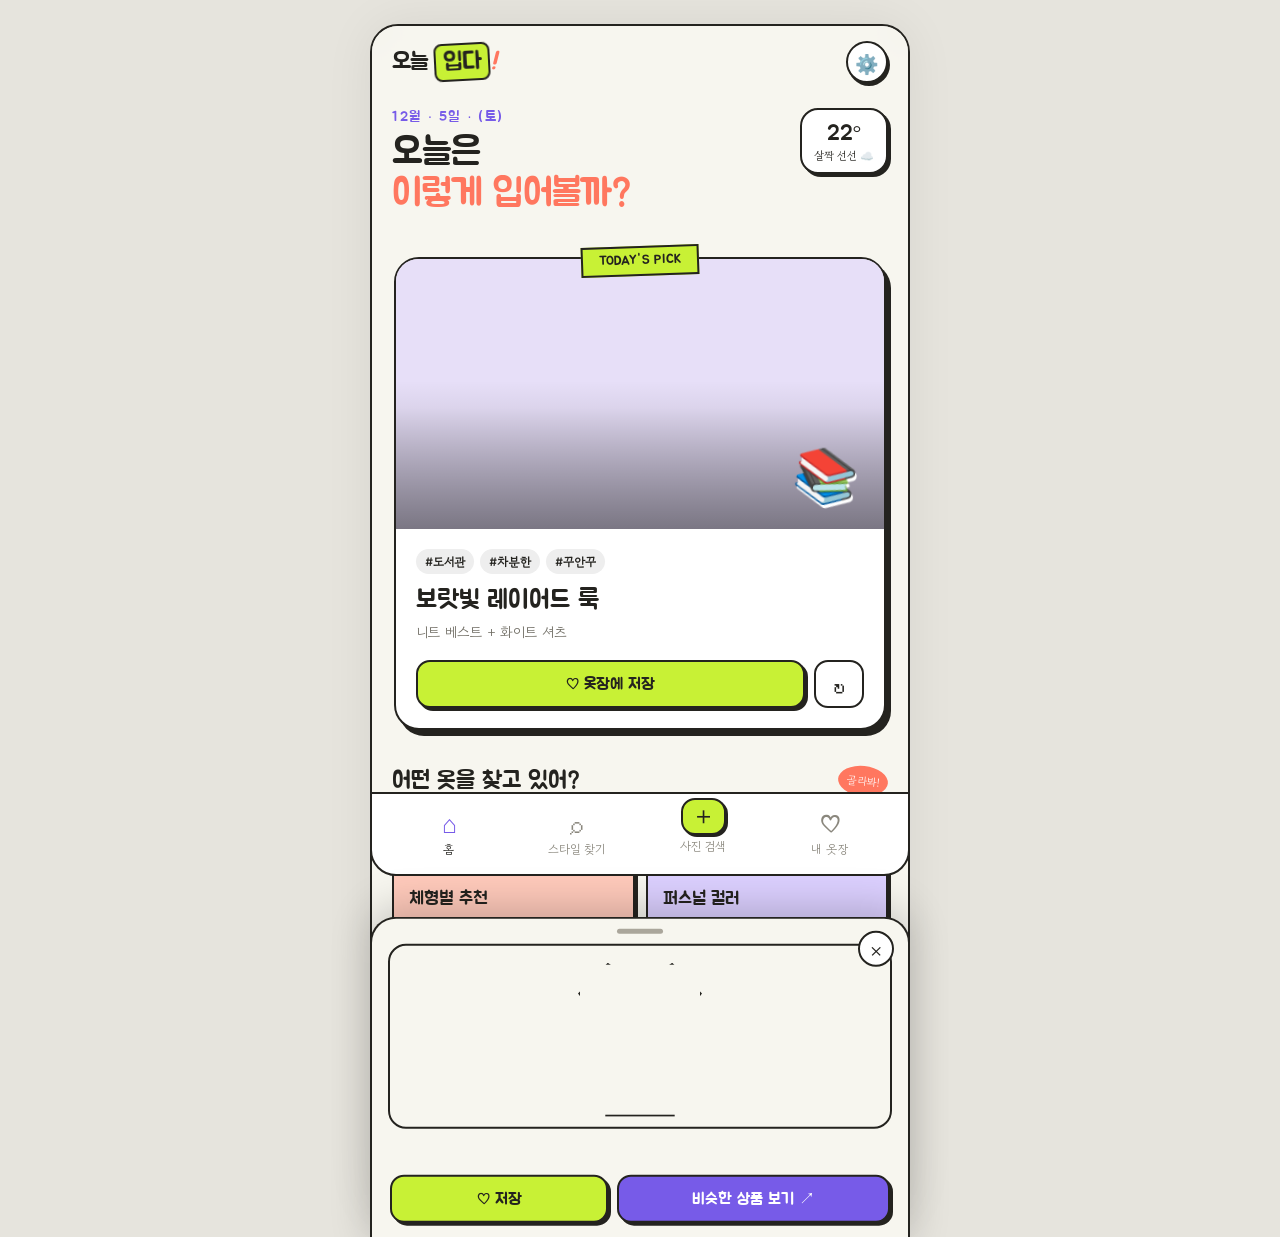
<file: index.html>
<!DOCTYPE html>
<html lang="ko">
<head>
  <meta charset="UTF-8">
  <meta name="viewport" content="width=device-width, initial-scale=1.0">
  <meta name="theme-color" content="#f7f6ef">
  <title>오늘 입다 — 매일 다른 나를 입다</title>
  <link rel="preconnect" href="https://fonts.googleapis.com">
  <link rel="preconnect" href="https://fonts.gstatic.com" crossorigin>
  <link href="https://fonts.googleapis.com/css2?family=Gowun+Dodum&family=Jua&display=swap" rel="stylesheet">
  <link rel="stylesheet" href="style.css">
</head>
<body>
  <div class="app-shell">
    <header class="topbar">
      <a class="brand" href="#home" aria-label="오늘 입다 홈">오늘 <span>입다</span><i>!</i></a>
      <button class="icon-button" id="openSettings" aria-label="내 취향 설정">⚙️</button>
    </header>

    <main>
      <section class="page active" id="home" aria-labelledby="homeTitle">
        <div class="greeting-row">
          <div>
            <p class="eyebrow" id="todayDate"></p>
            <h1 id="homeTitle"><span id="userName">오늘</span>은<br><em>이렇게 입어볼까?</em></h1>
          </div>
          <div class="weather-bubble" aria-label="오늘 날씨"><b>22°</b><span>살짝 선선 ☁️</span></div>
        </div>

        <article class="daily-card" id="dailyCard">
          <div class="tape">TODAY'S PICK</div>
          <div class="outfit-visual" id="outfitVisual" aria-label="오늘의 추천 코디 이미지"></div>
          <div class="daily-info">
            <div class="tag-row" id="dailyTags"></div>
            <h2 id="dailyTitle"></h2>
            <p id="dailyDescription"></p>
            <div class="daily-actions">
              <button class="primary-button" id="saveDaily">♡ 옷장에 저장</button>
              <button class="shuffle-button" id="shuffleDaily" aria-label="다른 코디 추천">↻</button>
            </div>
          </div>
        </article>

        <section class="quick-section" aria-labelledby="quickTitle">
          <div class="section-heading"><h2 id="quickTitle">어떤 옷을 찾고 있어?</h2><span>골라봐!</span></div>
          <div class="quick-grid">
            <button class="quick-card peach" data-go="discover" data-focus="body"><span>🪞</span><b>체형별 추천</b><small>내 핏에 딱 맞게</small></button>
            <button class="quick-card lavender" data-go="discover" data-focus="color"><span>🎨</span><b>퍼스널 컬러</b><small>얼굴빛은 화사하게</small></button>
            <button class="quick-card lime" data-go="upload"><span>📸</span><b>사진으로 찾기</b><small>그 옷, 어디 제품?</small></button>
            <button class="quick-card sky" data-go="discover" data-focus="keyword"><span>🔎</span><b>키워드 추천</b><small>#수학여행 #꾸안꾸</small></button>
          </div>
        </section>
      </section>

      <section class="page" id="discover" aria-labelledby="discoverTitle">
        <p class="eyebrow">FIND MY STYLE</p>
        <h1 id="discoverTitle">나한테 딱 맞는<br><em>스타일 찾기</em></h1>

        <div class="filter-card" id="bodyFilter">
          <label for="bodyType">나의 체형</label>
          <select id="bodyType"><option value="all">상관없이 추천</option><option value="straight">스트레이트</option><option value="wave">웨이브</option><option value="natural">내추럴</option></select>
        </div>
        <div class="filter-card" id="colorFilter">
          <span class="filter-label">퍼스널 컬러</span>
          <div class="color-options" role="group" aria-label="퍼스널 컬러 선택">
            <button class="color-chip active" data-color="all">전체</button><button class="color-chip" data-color="spring">🌼 봄웜</button><button class="color-chip" data-color="summer">🫧 여름쿨</button><button class="color-chip" data-color="autumn">🍂 가을웜</button><button class="color-chip" data-color="winter">❄️ 겨울쿨</button>
          </div>
        </div>
        <div class="keyword-wrap" id="keywordFilter">
          <label for="keywordInput">오늘의 키워드</label>
          <div class="search-box"><span>⌕</span><input id="keywordInput" placeholder="예: 데이트, 꾸안꾸, 체육대회"><button id="searchKeyword">찾기</button></div>
          <div class="suggestions"><button>#학교</button><button>#주말</button><button>#데이트</button><button>#힙한</button><button>#편한</button></div>
        </div>

        <div class="result-heading"><h2>추천 코디 <span id="resultCount"></span></h2><button id="resetFilters">초기화</button></div>
        <div class="outfit-grid" id="outfitGrid"></div>
      </section>

      <section class="page" id="upload" aria-labelledby="uploadTitle">
        <p class="eyebrow">SNAP & FIND</p>
        <h1 id="uploadTitle">마음에 든 옷,<br><em>사진으로 찾아봐!</em></h1>
        <p class="intro-copy">사진을 올리면 비슷한 상품과 판매처를 알려줄게.</p>
        <label class="upload-zone" id="uploadZone" for="photoInput">
          <input type="file" id="photoInput" accept="image/*">
          <div class="upload-placeholder" id="uploadPlaceholder"><span>📷</span><b>사진 올리기</b><small>JPG, PNG · 최대 10MB</small></div>
          <img id="photoPreview" alt="업로드한 옷 사진 미리보기">
        </label>
        <div class="photo-actions">
          <label for="cameraInput">📷 카메라로 찍기</label>
          <input type="file" id="cameraInput" accept="image/*" capture="environment">
          <label for="photoInput">🖼️ 앨범에서 고르기</label>
        </div>
        <button class="primary-button full" id="analyzePhoto" disabled>이 옷 찾아보기 ✨</button>
        <div class="analysis-loading" id="analysisLoading"><span></span><p>옷의 특징을 살펴보는 중...</p></div>
        <section class="analysis-result" id="analysisResult">
          <div class="section-heading"><h2>이 옷을 찾았어!</h2><span>AI 매칭</span></div>
          <div class="tone-result"><div class="tone-swatch" id="toneSwatch"></div><div><small>사진 속 대표 색상 분석</small><h3 id="toneName"></h3><p id="toneAdvice"></p></div></div>
          <h3 class="sub-title">비슷한 옷 & 코디</h3>
          <div id="similarProducts"></div>
          <p class="notice">※ 대표 색상은 사진 픽셀을 기기 안에서 분석합니다. 얼굴 퍼스널 컬러의 정확한 진단에는 전문가 또는 전용 AI API가 필요해요.</p>
        </section>
      </section>

      <section class="page" id="saved" aria-labelledby="savedTitle">
        <p class="eyebrow">MY CLOSET</p>
        <h1 id="savedTitle">내가 찜한<br><em>코디 모아보기</em></h1>
        <div class="outfit-grid" id="savedGrid"></div>
        <div class="empty-state" id="emptySaved"><span>🧺</span><h2>아직 옷장이 비어 있어</h2><p>마음에 드는 코디의 하트를 눌러봐!</p><button class="primary-button" data-go="discover">코디 구경하기</button></div>
      </section>
    </main>

    <nav class="bottom-nav" aria-label="주요 메뉴">
      <a class="active" href="#home" data-page="home"><span>⌂</span><b>홈</b></a>
      <a href="#discover" data-page="discover"><span>⌕</span><b>스타일 찾기</b></a>
      <a class="camera-nav" href="#upload" data-page="upload"><span>＋</span><b>사진 검색</b></a>
      <a href="#saved" data-page="saved"><span>♡</span><b>내 옷장</b></a>
    </nav>
  </div>

  <dialog id="settingsDialog">
    <form method="dialog" id="settingsForm">
      <div class="dialog-head"><div><small>MY PROFILE</small><h2>내 취향 설정</h2></div><button value="cancel" aria-label="닫기">×</button></div>
      <label>이름 또는 별명<input id="nameInput" maxlength="8" placeholder="예: 민지"></label>
      <label>체형<select id="settingBody"><option value="all">잘 모르겠어요</option><option value="straight">스트레이트</option><option value="wave">웨이브</option><option value="natural">내추럴</option></select></label>
      <label>퍼스널 컬러<select id="settingColor"><option value="all">잘 모르겠어요</option><option value="spring">봄 웜톤</option><option value="summer">여름 쿨톤</option><option value="autumn">가을 웜톤</option><option value="winter">겨울 쿨톤</option></select></label>
      <button class="primary-button full" value="default" id="saveSettings">저장하기</button>
    </form>
  </dialog>

  <div class="sheet-backdrop" id="sheetBackdrop"></div>
  <aside class="outfit-sheet" id="outfitSheet" aria-label="착장 상세" aria-hidden="true">
    <div class="sheet-handle"></div>
    <button class="sheet-close" id="closeSheet" aria-label="닫기">×</button>
    <div class="sheet-visual" id="sheetVisual"></div>
    <div class="sheet-content">
      <div class="tag-row" id="sheetTags"></div><h2 id="sheetTitle"></h2><p id="sheetDesc"></p>
      <div class="item-list" id="sheetItems"></div>
      <div class="sheet-buttons"><button class="primary-button" id="sheetSave">♡ 저장</button><a id="sheetShop" href="#" target="_blank" rel="noopener">비슷한 상품 보기 ↗</a></div>
    </div>
  </aside>

  <div class="toast" id="toast" role="status"></div>
  <script src="script.js"></script>
</body>
</html>
</file>
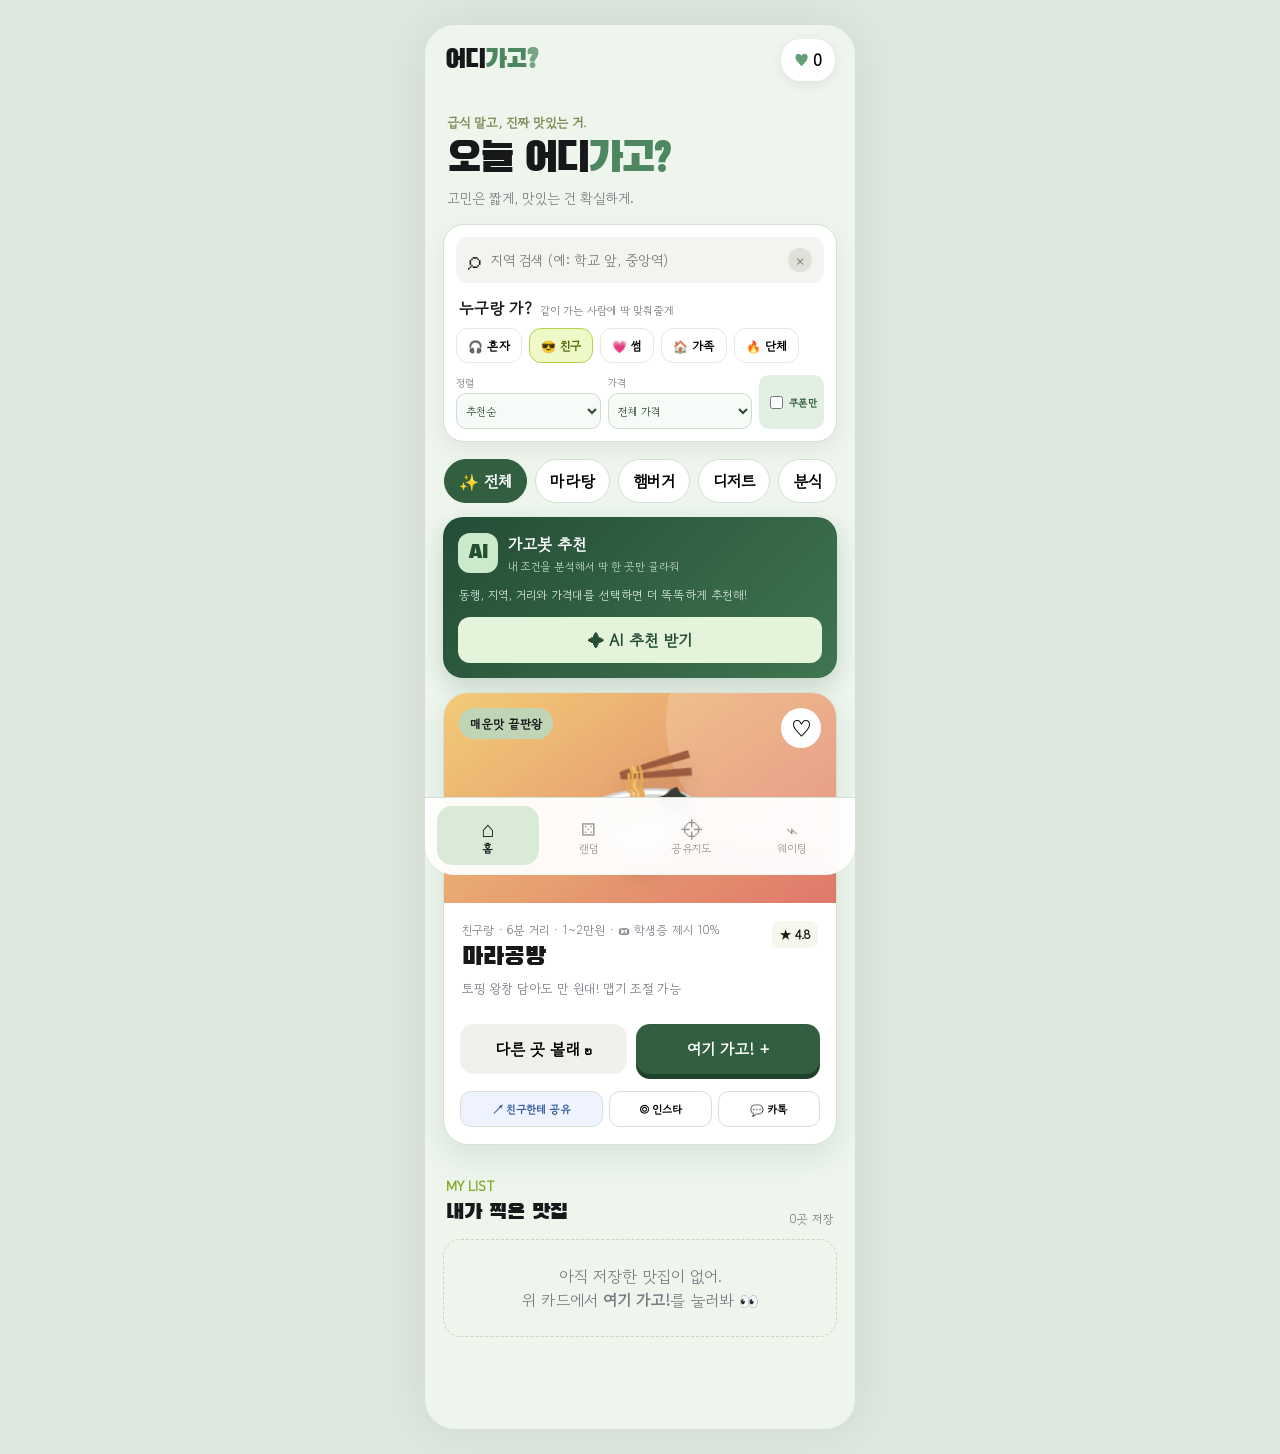
<file: gago/index.html>
<!doctype html>
<html lang="ko">
  <head>
    <meta charset="UTF-8" />
    <meta name="viewport" content="width=device-width, initial-scale=1.0" />
    <meta name="theme-color" content="#eaf4ea" />
    <title>어디가고 — 오늘 뭐 먹지?</title>
    <link rel="preconnect" href="https://fonts.googleapis.com" />
    <link rel="preconnect" href="https://fonts.gstatic.com" crossorigin />
    <link href="https://fonts.googleapis.com/css2?family=Black+Han+Sans&family=Gowun+Dodum&display=swap" rel="stylesheet" />
    <link rel="stylesheet" href="style.css" />
  </head>
  <body>
    <div class="app-shell">
      <header class="topbar">
        <a class="logo" href="#home" aria-label="어디가고 홈">어디<span>가고</span><b>?</b></a>
        <button class="icon-button" id="savedButton" aria-label="찜한 맛집 보기">♥ <span id="savedCount">0</span></button>
      </header>

      <main>
        <section class="page active" id="home" aria-labelledby="homeTitle">
          <div class="hero">
            <p class="eyebrow">급식 말고, 진짜 맛있는 거.</p>
            <h1 id="homeTitle">오늘 어디<span>가고?</span></h1>
            <p>고민은 짧게, 맛있는 건 확실하게.</p>
          </div>

          <div class="search-panel">
            <label class="region-search"><span>⌕</span><input id="regionSearch" type="search" placeholder="지역 검색 (예: 학교 앞, 중앙역)" autocomplete="off" /><button id="clearRegion" type="button" aria-label="지역 검색어 지우기">×</button></label>
            <div class="companion-title"><b>누구랑 가?</b><small>같이 가는 사람에 딱 맞춰줄게</small></div>
            <div class="companion-row" id="companionFilters" aria-label="함께 가는 사람 선택"></div>
            <div class="smart-filters">
              <label>정렬<select id="sortFilter"><option value="default">추천순</option><option value="distance">거리순</option></select></label>
              <label>가격<select id="priceFilter"><option value="all">전체 가격</option><option value="1">1만원 이하</option><option value="2">1~2만원</option><option value="3">2만원 이상</option></select></label>
              <label class="coupon-toggle"><input id="couponFilter" type="checkbox" /> 쿠폰만</label>
            </div>
          </div>

          <div class="category-scroll" id="categoryFilters" aria-label="맛집 카테고리"></div>

          <section class="ai-card">
            <div class="ai-head"><span>AI</span><div><b>가고봇 추천</b><small>내 조건을 분석해서 딱 한 곳만 골라줘</small></div></div>
            <p id="aiMessage">동행, 지역, 거리와 가격대를 선택하면 더 똑똑하게 추천해!</p>
            <button id="aiRecommendButton">✦ AI 추천 받기</button>
          </section>

          <article class="food-card featured" id="recommendCard">
            <div class="food-photo" id="recommendPhoto">
              <span class="badge" id="recommendBadge"></span>
              <button class="heart" id="heartButton" aria-label="가고 싶은 곳에 저장">♡</button>
              <div class="food-emoji" id="recommendEmoji"></div>
            </div>
            <div class="food-info">
              <div>
                <p class="meta" id="recommendMeta"></p>
                <h2 id="recommendName"></h2>
                <p class="description" id="recommendDescription"></p>
              </div>
              <div class="rating" id="recommendRating"></div>
            </div>
            <div class="card-actions">
              <button class="secondary-button" id="nextButton">다른 곳 볼래 ↻</button>
              <button class="primary-button" id="saveButton">여기 가고! +</button>
            </div>
            <div class="share-actions"><button id="shareButton">↗ 친구한테 공유</button><button id="instagramButton">◎ 인스타</button><button id="kakaoButton">💬 카톡</button></div>
          </article>

          <div class="section-heading">
            <div><small>MY LIST</small><h2>내가 찍은 맛집</h2></div>
            <span id="listSummary">0곳 저장</span>
          </div>
          <div class="saved-list" id="savedList"></div>
        </section>

        <section class="page" id="random" aria-labelledby="randomTitle">
          <div class="page-title"><span class="title-icon purple">?</span><div><small>결정장애 탈출</small><h1 id="randomTitle">랜덤 어디가고</h1></div></div>
          <div class="roulette-card">
            <p>오늘 메뉴는 운명에 맡겨봐</p>
            <div class="slot" id="randomSlot"><span>🍜</span><strong>버튼을 눌러!</strong><small>두근두근...</small></div>
            <button class="primary-button full" id="randomButton">🎲 랜덤 맛집 뽑기</button>
          </div>
          <div class="mini-tip"><b>💡 꿀팁</b><span>친구랑 딱 한 번만 돌리고 무조건 가기!</span></div>
          <section class="game-card">
            <div class="game-title"><span>🥤</span><div><small>무알코올로 더 신나게</small><h2>랜덤 음료 게임</h2></div></div>
            <div class="game-result" id="gameResult"><b>누가 먼저 할까?</b><p>룰렛을 돌려 랜덤 미션을 뽑아봐!</p></div>
            <button class="primary-button full" id="gameButton">🎯 랜덤 게임 뽑기</button>
            <small class="safe-note">고등학생을 위한 탄산·주스 게임이에요. 술은 성인이 된 다음에!</small>
          </section>
        </section>

        <section class="page" id="map" aria-labelledby="mapTitle">
          <div class="page-title"><span class="title-icon blue">⌖</span><div><small>친구랑 같이</small><h1 id="mapTitle">우리끼리 공유지도</h1></div></div>
          <div class="group-row" id="groupRow"></div>
          <div class="map-card">
            <div class="map-surface" id="mapSurface" aria-label="맛집 위치를 표현한 지도"></div>
            <button class="map-add" id="mapAddButton">+ 이 맛집 지도에 추가</button>
          </div>
          <div class="share-box"><span>친구 초대 링크</span><code id="inviteCode">GAGO-2B7F</code><button id="copyButton">복사</button></div>
        </section>

        <section class="page" id="waiting" aria-labelledby="waitingTitle">
          <div class="page-title"><span class="title-icon coral">⌁</span><div><small>지금 바로 확인</small><h1 id="waitingTitle">실시간 웨이팅</h1></div></div>
          <div class="status-banner"><span class="live-dot"></span><div><b>현장 제보 ON</b><small>친구들의 최신 정보를 확인해</small></div><button id="refreshWaiting">새로고침</button></div>
          <div class="waiting-list" id="waitingList"></div>
          <form class="report-card" id="reportForm">
            <h2>지금 줄 서 있어?</h2><p>현장 상황을 알려주면 모두에게 도움 돼!</p>
            <div class="form-row"><select id="reportPlace" aria-label="맛집 선택"></select><input id="reportMinutes" type="number" min="0" max="180" placeholder="대기 분" required /></div>
            <button class="primary-button full" type="submit">⚡ 웨이팅 제보하기</button>
          </form>
        </section>
      </main>

      <nav class="bottom-nav" aria-label="주요 메뉴">
        <button class="nav-item active" data-page="home"><span>⌂</span>홈</button>
        <button class="nav-item" data-page="random"><span>⚄</span>랜덤</button>
        <button class="nav-item" data-page="map"><span>⌖</span>공유지도</button>
        <button class="nav-item" data-page="waiting"><span>⌁</span>웨이팅</button>
      </nav>
    </div>
    <div class="toast" id="toast" role="status" aria-live="polite"></div>
    <script src="script.js"></script>
  </body>
</html>
</file>
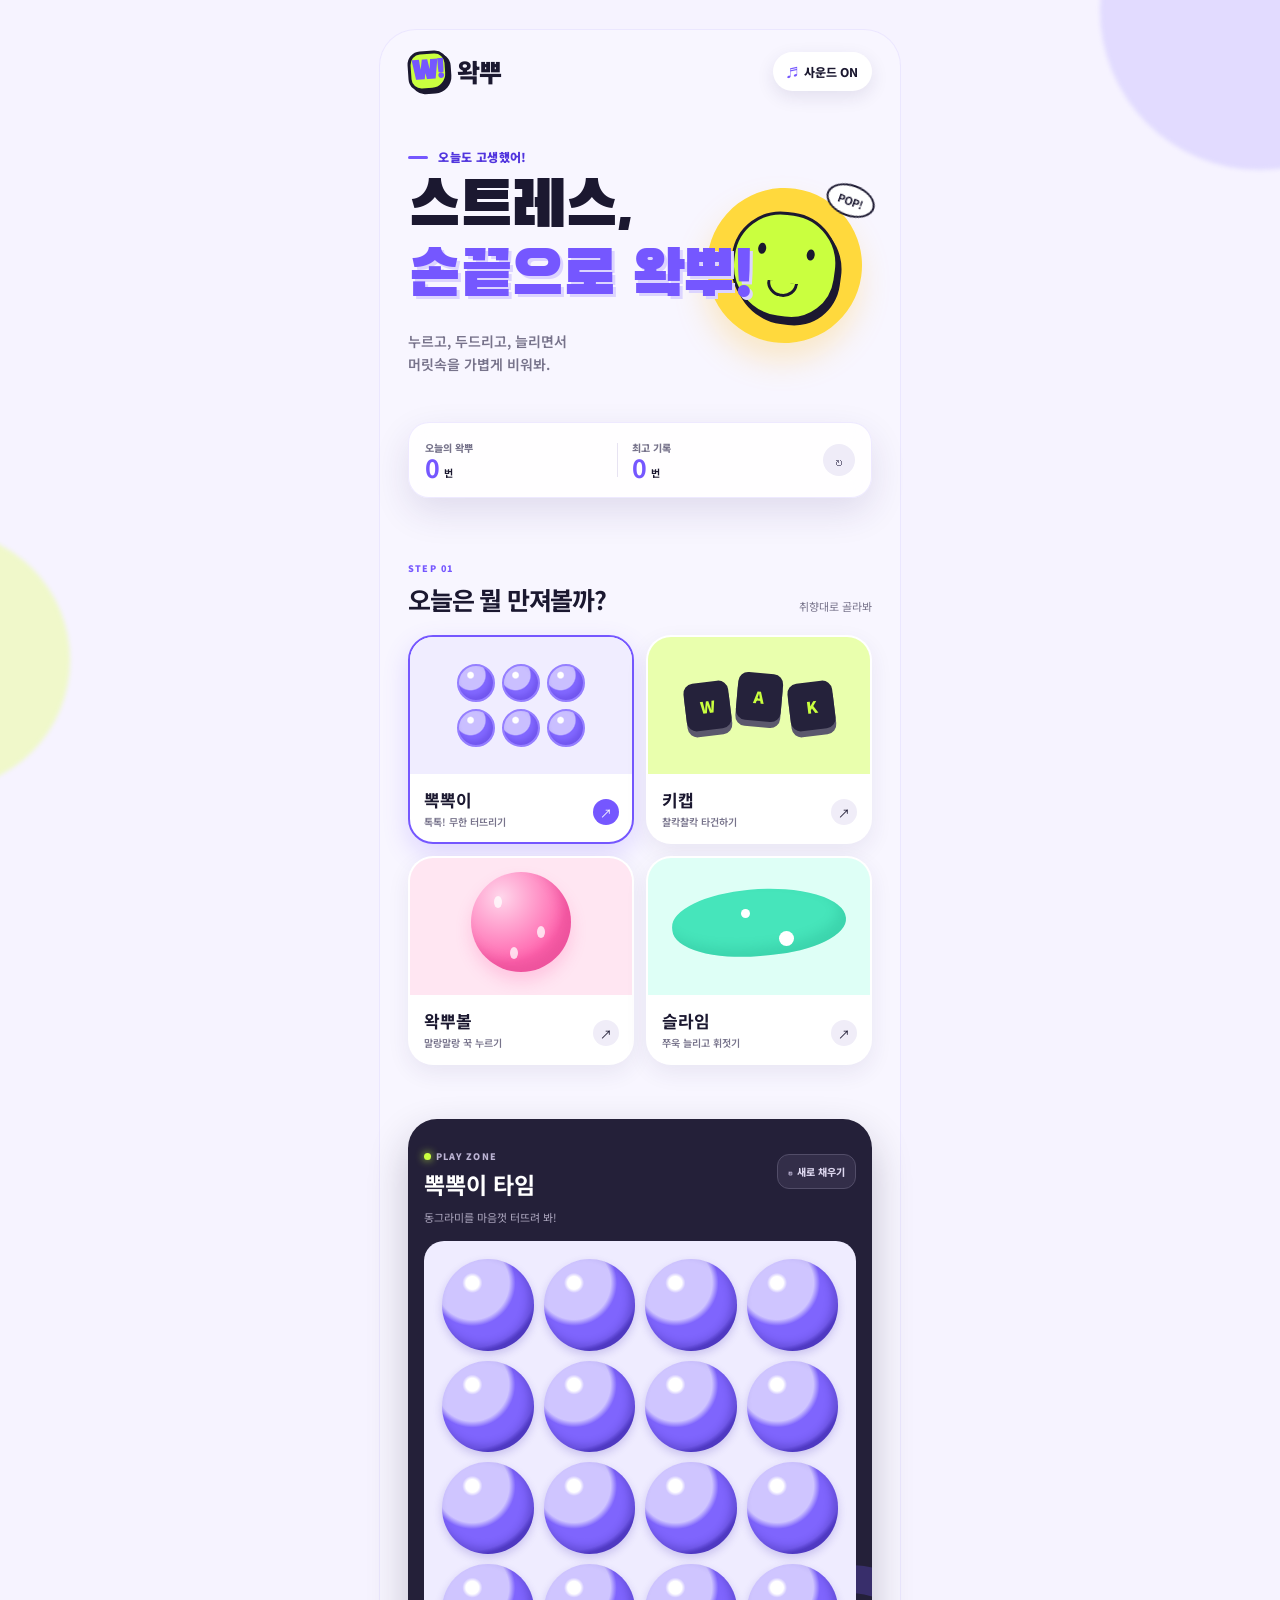
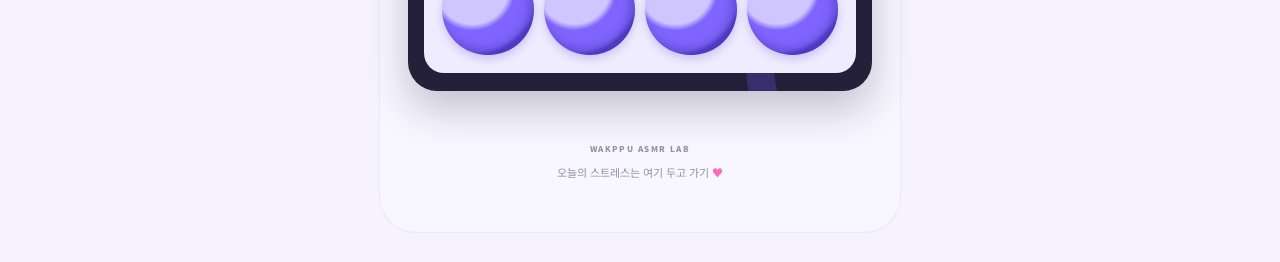
<file: nugo/index.html>
<!doctype html>
<html lang="ko">
<head>
  <meta charset="UTF-8">
  <meta name="viewport" content="width=device-width, initial-scale=1.0, viewport-fit=cover">
  <meta name="theme-color" content="#7557ff">
  <meta name="description" content="누르고, 두드리고, 늘리며 스트레스를 날리는 ASMR 놀이터 왁뿌">
  <title>왁뿌 — 손끝으로 푸는 스트레스</title>
  <link rel="stylesheet" href="style.css">
</head>
<body>
  <div class="ambient ambient-one" aria-hidden="true"></div>
  <div class="ambient ambient-two" aria-hidden="true"></div>

  <main class="app-shell">
    <header class="topbar">
      <a class="brand" href="#" aria-label="왁뿌 홈">
        <span class="brand-mark" aria-hidden="true">W!</span>
        <span>왁뿌</span>
      </a>
      <button class="sound-toggle" id="soundToggle" type="button" aria-pressed="true">
        <span aria-hidden="true">♬</span><span id="soundLabel">사운드 ON</span>
      </button>
    </header>

    <section class="hero" aria-labelledby="heroTitle">
      <div>
        <p class="eyebrow"><span></span> 오늘도 고생했어!</p>
        <h1 id="heroTitle">스트레스,<br><em>손끝으로 왁뿌!</em></h1>
        <p class="hero-copy">누르고, 두드리고, 늘리면서<br>머릿속을 가볍게 비워봐.</p>
      </div>
      <div class="mood-orbit" aria-hidden="true">
        <div class="mood-face"><span></span><span></span><i></i></div>
        <b>POP!</b>
      </div>
    </section>

    <section class="stats" aria-label="나의 왁뿌 기록">
      <div><span>오늘의 왁뿌</span><strong id="todayCount">0</strong><small>번</small></div>
      <div class="stat-divider"></div>
      <div><span>최고 기록</span><strong id="bestCount">0</strong><small>번</small></div>
      <button id="resetStats" type="button" aria-label="기록 초기화">↻</button>
    </section>

    <section class="play-section" aria-labelledby="playTitle">
      <div class="section-heading">
        <div><span class="step">STEP 01</span><h2 id="playTitle">오늘은 뭘 만져볼까?</h2></div>
        <p>취향대로 골라봐</p>
      </div>

      <div class="toy-grid">
        <button class="toy-card selected" type="button" data-toy="bubble" aria-pressed="true">
          <span class="toy-art bubble-art" aria-hidden="true"><i></i><i></i><i></i><i></i><i></i><i></i></span>
          <span class="toy-copy"><strong>뽁뽁이</strong><small>톡톡! 무한 터뜨리기</small></span>
          <span class="arrow" aria-hidden="true">↗</span>
        </button>
        <button class="toy-card" type="button" data-toy="keycap" aria-pressed="false">
          <span class="toy-art keycap-art" aria-hidden="true"><i>W</i><i>A</i><i>K</i></span>
          <span class="toy-copy"><strong>키캡</strong><small>찰칵찰칵 타건하기</small></span>
          <span class="arrow" aria-hidden="true">↗</span>
        </button>
        <button class="toy-card" type="button" data-toy="ball" aria-pressed="false">
          <span class="toy-art ball-art" aria-hidden="true"><i></i><i></i><i></i></span>
          <span class="toy-copy"><strong>왁뿌볼</strong><small>말랑말랑 꾹 누르기</small></span>
          <span class="arrow" aria-hidden="true">↗</span>
        </button>
        <button class="toy-card" type="button" data-toy="slime" aria-pressed="false">
          <span class="toy-art slime-art" aria-hidden="true"><i></i><i></i></span>
          <span class="toy-copy"><strong>슬라임</strong><small>쭈욱 늘리고 휘젓기</small></span>
          <span class="arrow" aria-hidden="true">↗</span>
        </button>
      </div>
    </section>

    <section class="studio" aria-labelledby="studioTitle">
      <div class="studio-head">
        <div><span class="live-dot"></span><span>PLAY ZONE</span><h2 id="studioTitle">뽁뽁이 타임</h2></div>
        <button id="refreshToy" type="button"><span aria-hidden="true">↻</span> 새로 채우기</button>
      </div>
      <p class="instruction" id="instruction">동그라미를 마음껏 터뜨려 봐!</p>
      <div class="play-zone" id="playZone" aria-live="polite"></div>
      <div class="combo" id="combo" aria-live="polite">NICE! <b>+1</b></div>
    </section>

    <footer><span>WAKPPU ASMR LAB</span><p>오늘의 스트레스는 여기 두고 가기 <i>♥</i></p></footer>
  </main>

  <script src="script.js"></script>
</body>
</html>
</file>
<file: style.css>
:root { --ink:#24231f; --paper:#f7f6ef; --lime:#c8f135; --coral:#ff775f; --purple:#775be8; --line:#24231f; --muted:#6e6b62; }
* { box-sizing:border-box; }
html { scroll-behavior:smooth; }
body { margin:0; color:var(--ink); background:#e6e4dd; font-family:"Gowun Dodum",sans-serif; }
button,input,select { font:inherit; color:inherit; }
button,a { -webkit-tap-highlight-color:transparent; }
button { cursor:pointer; }
.app-shell { width:100%; max-width:540px; min-height:100vh; margin:auto; background:var(--paper); position:relative; overflow:hidden; box-shadow:0 0 50px #0001; }
.topbar { height:72px; display:flex; align-items:center; justify-content:space-between; padding:0 20px; position:sticky; top:0; z-index:20; background:rgba(247,246,239,.92); backdrop-filter:blur(12px); }
.brand { color:var(--ink); text-decoration:none; font:24px "Jua",sans-serif; letter-spacing:-1px; }
.brand span { background:var(--lime); padding:2px 7px; border:2px solid var(--ink); border-radius:8px; transform:rotate(-3deg); display:inline-block; }
.brand i { color:var(--coral); }
.icon-button { width:42px; height:42px; border:2px solid var(--ink); border-radius:50%; background:#fff; font-size:19px; box-shadow:2px 3px 0 var(--ink); }
main { padding:10px 20px 110px; }
.page { display:none; animation:fade .25s ease; }
.page.active { display:block; }
@keyframes fade { from { opacity:0; transform:translateY(6px); } }
.eyebrow { margin:0 0 7px; color:var(--purple); font:14px "Jua",sans-serif; letter-spacing:1.5px; }
h1 { font:38px/1.08 "Jua",sans-serif; margin:0 0 22px; letter-spacing:-1px; }
h1 em { color:var(--coral); font-style:normal; position:relative; }
h1 em::after { content:""; position:absolute; left:0; right:0; bottom:0; height:6px; background:var(--lime); z-index:-1; transform:rotate(-1deg); }
.greeting-row { display:flex; justify-content:space-between; gap:10px; align-items:flex-start; }
.weather-bubble { background:#fff; border:2px solid var(--ink); border-radius:18px; padding:9px 12px; box-shadow:3px 3px 0 var(--ink); text-align:center; flex:0 0 auto; }
.weather-bubble b,.weather-bubble span { display:block; }
.weather-bubble b { font:22px "Jua"; }
.weather-bubble span { font-size:11px; }
.daily-card { border:2px solid var(--ink); background:#fff; border-radius:25px; box-shadow:5px 6px 0 var(--ink); position:relative; margin:20px 2px 36px; overflow:visible; }
.tape { position:absolute; z-index:2; top:-13px; left:50%; transform:translateX(-50%) rotate(-2deg); background:var(--lime); border:2px solid var(--ink); padding:5px 16px; font:13px "Jua"; white-space:nowrap; }
.outfit-visual { height:270px; border-radius:22px 22px 0 0; background-color:#e7dff8; position:relative; overflow:hidden; }
.outfit-visual::before { content:""; position:absolute; width:170px; height:205px; top:30px; left:50%; transform:translateX(-50%); border-radius:45% 45% 25% 25%; background:var(--top,#fff); box-shadow:inset 0 -70px 0 var(--bottom,#6175d8); clip-path:polygon(25% 0,38% 7%,50% 4%,62% 7%,75% 0,100% 20%,84% 38%,75% 32%,78% 100%,22% 100%,25% 32%,16% 38%,0 20%); border:2px solid #24231f; }
.outfit-visual::after { content:attr(data-icon); position:absolute; font-size:52px; right:25px; bottom:20px; transform:rotate(10deg); filter:drop-shadow(2px 3px 0 #fff); }
.daily-info { padding:20px; }
.tag-row { display:flex; gap:6px; flex-wrap:wrap; }
.tag { background:#eee; border-radius:99px; padding:4px 9px; font-size:12px; font-weight:bold; }
.daily-info h2 { font:26px "Jua"; margin:10px 0 5px; }
.daily-info p { color:var(--muted); font-size:14px; margin:0 0 18px; }
.daily-actions { display:flex; gap:9px; }
.primary-button { min-height:48px; border:2px solid var(--ink); border-radius:14px; background:var(--lime); font-family:"Jua"; font-size:16px; box-shadow:3px 3px 0 var(--ink); padding:0 18px; }
.primary-button:active,.icon-button:active { transform:translate(2px,2px); box-shadow:1px 1px 0 var(--ink); }
.daily-actions .primary-button { flex:1; }
.shuffle-button { width:50px; border:2px solid var(--ink); background:#fff; border-radius:14px; font-size:25px; }
.section-heading,.result-heading { display:flex; justify-content:space-between; align-items:center; gap:10px; }
.section-heading h2,.result-heading h2 { font:24px "Jua"; margin:0; }
.section-heading span { background:var(--coral); color:white; border-radius:50%; padding:7px 8px; font-size:11px; transform:rotate(6deg); }
.quick-grid { display:grid; grid-template-columns:1fr 1fr; gap:11px; margin-top:14px; }
.quick-card { min-height:140px; border:2px solid var(--ink); border-radius:20px; text-align:left; padding:15px; box-shadow:3px 4px 0 var(--ink); display:flex; flex-direction:column; align-items:flex-start; }
.quick-card span { font-size:28px; margin-bottom:auto; }
.quick-card b { font:18px "Jua"; }
.quick-card small { color:#45433d; margin-top:3px; }
.peach { background:#ffcabb; }.lavender { background:#dcd0ff; }.lime { background:#dff88a; }.sky { background:#bee7f4; }
.filter-card,.keyword-wrap { background:#fff; border:2px solid var(--ink); border-radius:18px; padding:16px; margin-bottom:12px; }
.filter-card label,.filter-label,.keyword-wrap>label { display:block; font:17px "Jua"; margin-bottom:10px; }
select,input { width:100%; border:2px solid #d6d3c8; border-radius:12px; background:#faf9f4; min-height:46px; padding:0 12px; outline:none; }
select:focus,input:focus { border-color:var(--purple); }
.color-options,.suggestions { display:flex; gap:7px; overflow:auto; scrollbar-width:none; }
.color-chip,.suggestions button { white-space:nowrap; border:1.5px solid var(--ink); border-radius:99px; padding:7px 11px; background:#fff; }
.color-chip.active { color:#fff; background:var(--purple); }
.search-box { display:flex; position:relative; gap:6px; }
.search-box>span { position:absolute; left:13px; top:8px; font-size:24px; }
.search-box input { padding-left:40px; }
.search-box button { border:0; border-radius:11px; background:var(--ink); color:#fff; padding:0 14px; font-family:"Jua"; }
.suggestions { margin-top:10px; }
.suggestions button { border:0; background:#eeece4; padding:5px 9px; font-size:12px; }
.result-heading { margin:26px 0 12px; }
.result-heading h2 span { color:var(--coral); }
.result-heading button { border:0; background:none; text-decoration:underline; }
.outfit-grid { display:grid; grid-template-columns:1fr 1fr; gap:12px; }
.style-card { background:#fff; border:2px solid var(--ink); border-radius:18px; overflow:hidden; box-shadow:3px 3px 0 var(--ink); position:relative; }
.style-thumb { height:170px; background:var(--bg); position:relative; overflow:hidden; }
.style-thumb::before { content:""; position:absolute; width:92px; height:130px; top:19px; left:50%; transform:translateX(-50%); background:linear-gradient(to bottom,var(--top) 0 56%,var(--bottom) 56%); border:2px solid var(--ink); clip-path:polygon(24% 0,38% 8%,50% 4%,62% 8%,76% 0,100% 20%,83% 38%,76% 32%,78% 100%,22% 100%,24% 32%,17% 38%,0 20%); }
.heart { position:absolute; right:9px; top:9px; width:36px; height:36px; border:1.5px solid var(--ink); border-radius:50%; background:#fff; font-size:19px; z-index:2; }
.heart.saved { background:var(--coral); color:#fff; }
.style-info { padding:11px; }
.style-info small { color:var(--purple); font-weight:bold; }
.style-info h3 { font:17px "Jua"; margin:5px 0 4px; }
.style-info p { color:var(--muted); font-size:12px; margin:0; }
.intro-copy { color:var(--muted); margin-top:-10px; }
.upload-zone { min-height:330px; border:2px dashed var(--ink); border-radius:24px; background:#eee9ff; display:flex; align-items:center; justify-content:center; overflow:hidden; margin:24px 0 14px; cursor:pointer; }
.upload-zone input { display:none; }
.upload-placeholder { display:flex; flex-direction:column; align-items:center; gap:7px; }
.upload-placeholder span { font-size:58px; }
.upload-placeholder b { font:22px "Jua"; }
.upload-placeholder small { color:var(--muted); }
#photoPreview { display:none; width:100%; height:330px; object-fit:cover; }
.photo-actions { display:grid; grid-template-columns:1fr 1fr; gap:9px; margin:-5px 0 13px; }.photo-actions input { display:none; }.photo-actions label { min-height:44px; display:grid; place-items:center; border:2px solid var(--ink); border-radius:13px; background:#fff; font-family:"Jua"; cursor:pointer; }.photo-actions label:first-child { background:#dff88a; }
.full { width:100%; }
.analysis-loading,.analysis-result { display:none; }
.analysis-loading.show { display:block; text-align:center; padding:28px 0; }
.analysis-loading span { display:inline-block; width:36px; height:36px; border:4px solid #ddd; border-top-color:var(--purple); border-radius:50%; animation:spin .8s linear infinite; }
@keyframes spin { to { transform:rotate(360deg); } }
.analysis-result.show { display:block; margin-top:32px; }
.product-card { display:flex; gap:14px; padding:13px; background:#fff; border:2px solid var(--ink); border-radius:18px; margin-top:12px; }
.product-thumb { width:100px; flex:0 0 100px; display:grid; place-items:center; font-size:50px; background:#cee8f1; border-radius:12px; }
.product-card small { color:var(--coral); font-weight:bold; }.product-card h3 { font:17px "Jua"; margin:5px 0; }.product-card p { font-size:13px; margin:0 0 8px; }.product-card a { color:var(--purple); font-weight:bold; font-size:13px; }
.notice { color:var(--muted); font-size:11px; line-height:1.5; }
.tone-result { display:flex; align-items:center; gap:13px; border:2px solid var(--ink); border-radius:18px; background:#fff; padding:13px; margin-top:12px; }.tone-swatch { width:72px; height:72px; flex:0 0 72px; border:2px solid var(--ink); border-radius:50%; box-shadow:3px 3px 0 var(--ink); }.tone-result small { color:var(--purple); font-weight:bold; }.tone-result h3 { font:20px "Jua"; margin:3px 0; }.tone-result p { color:var(--muted); font-size:12px; margin:0; }.sub-title { font:20px "Jua"; margin:24px 0 4px; }
.sheet-backdrop { position:fixed; inset:0; z-index:39; background:#24231f88; opacity:0; pointer-events:none; transition:.25s; }.sheet-backdrop.show { opacity:1; pointer-events:auto; }.outfit-sheet { position:fixed; z-index:40; width:100%; max-width:540px; left:50%; bottom:0; max-height:86vh; overflow:auto; transform:translate(-50%,105%); transition:transform .3s ease; background:var(--paper); border:2px solid var(--ink); border-bottom:0; border-radius:26px 26px 0 0; box-shadow:0 -10px 40px #0003; }.outfit-sheet.show { transform:translate(-50%,0); }.sheet-handle { width:46px; height:5px; border-radius:99px; background:#aaa69b; margin:10px auto; }.sheet-close { position:absolute; right:14px; top:12px; z-index:2; width:36px; height:36px; border:2px solid var(--ink); border-radius:50%; background:#fff; font-size:22px; }.sheet-visual { height:185px; margin:0 16px; border:2px solid var(--ink); border-radius:18px; position:relative; overflow:hidden; background:var(--bg); }.sheet-visual::before { content:""; position:absolute; width:120px; height:150px; left:50%; top:17px; transform:translateX(-50%); background:linear-gradient(to bottom,var(--top) 0 56%,var(--bottom) 56%); border:2px solid var(--ink); clip-path:polygon(24% 0,38% 8%,50% 4%,62% 8%,76% 0,100% 20%,83% 38%,76% 32%,78% 100%,22% 100%,24% 32%,17% 38%,0 20%); }.sheet-content { padding:17px 18px 28px; }.sheet-content h2 { font:27px "Jua"; margin:9px 0 4px; }.sheet-content>p { color:var(--muted); margin:0 0 15px; }.item-list { display:grid; gap:7px; }.item-list div { display:flex; justify-content:space-between; background:#fff; border:1.5px solid var(--ink); border-radius:11px; padding:9px 11px; font-size:13px; }.item-list a { color:var(--purple); font-weight:bold; }.sheet-buttons { display:grid; grid-template-columns:1fr 1.25fr; gap:9px; margin-top:14px; }.sheet-buttons a { min-height:48px; display:grid; place-items:center; text-decoration:none; color:#fff; background:var(--purple); border:2px solid var(--ink); border-radius:14px; font-family:"Jua"; box-shadow:3px 3px 0 var(--ink); }
.empty-state { text-align:center; padding:80px 10px; }.empty-state span { font-size:65px; }.empty-state h2 { font:24px "Jua"; margin:12px 0 4px; }.empty-state p { color:var(--muted); margin:0 0 20px; }
.bottom-nav { position:fixed; z-index:30; bottom:0; left:50%; transform:translateX(-50%); width:100%; max-width:540px; height:84px; padding:10px 14px 8px; background:#fff; border-top:2px solid var(--ink); display:flex; justify-content:space-around; }
.bottom-nav a { color:#8a877d; text-decoration:none; width:23%; display:flex; flex-direction:column; align-items:center; justify-content:center; gap:2px; font-size:12px; }
.bottom-nav a span { font:25px "Jua"; line-height:1; }.bottom-nav a b { font-weight:normal; }.bottom-nav a.active { color:var(--ink); }.bottom-nav a.active span { color:var(--purple); }
.bottom-nav .camera-nav span { width:45px; height:37px; display:grid; place-items:center; color:var(--ink); background:var(--lime); border:2px solid var(--ink); border-radius:14px; margin-top:-18px; box-shadow:2px 2px 0 var(--ink); }
dialog { width:calc(100% - 32px); max-width:500px; border:2px solid var(--ink); border-radius:24px; padding:0; box-shadow:7px 8px 0 var(--ink); }
dialog::backdrop { background:#24231f99; backdrop-filter:blur(3px); }
dialog form { padding:22px; }.dialog-head { display:flex; justify-content:space-between; align-items:flex-start; }.dialog-head small { color:var(--purple); font-family:"Jua"; }.dialog-head h2 { font:28px "Jua"; margin:3px 0 18px; }.dialog-head button { border:0; background:none; font-size:30px; }.dialog-head+label,dialog label { display:block; font-family:"Jua"; margin-bottom:14px; } dialog label input,dialog label select { margin-top:7px; font-family:"Gowun Dodum"; }
.toast { position:fixed; left:50%; bottom:100px; z-index:50; transform:translate(-50%,20px); background:var(--ink); color:#fff; padding:11px 18px; border-radius:99px; opacity:0; pointer-events:none; transition:.25s; white-space:nowrap; }.toast.show { opacity:1; transform:translate(-50%,0); }
@media (min-width:760px) { .app-shell { margin:24px auto; min-height:calc(100vh - 48px); border:2px solid var(--ink); border-radius:28px; } .bottom-nav { bottom:24px; border:2px solid var(--ink); border-radius:0 0 26px 26px; } }
@media (max-width:380px) { main { padding-left:14px; padding-right:14px; } h1 { font-size:34px; }.outfit-visual { height:235px; }.quick-card { min-height:130px; padding:12px; }.style-thumb { height:150px; } }
@media (prefers-reduced-motion:reduce) { * { scroll-behavior:auto!important; animation:none!important; transition:none!important; } }

/* 실사 코디 이미지 */
.outfit-visual { background-size:cover; background-position:center 32%; }
.outfit-visual::before { inset:0; width:auto; height:auto; top:0; left:0; transform:none; border:0; border-radius:0; clip-path:none; box-shadow:none; background:linear-gradient(to top,#0004,transparent 45%); }
.style-thumb.photo { background-size:cover; background-position:center 28%; }
.style-thumb.photo::before { display:none; }
.product-thumb.real-photo { background-size:cover; background-position:center; }
.product-card a.second-shop { display:block; color:var(--coral); margin-top:5px; }
.sheet-visual.photo { height:230px; background-size:cover; background-position:center 30%; }
.sheet-visual.photo::before { display:none; }
</file>
<file: gago/style.css>
:root{--ink:#17181a;--muted:#777b83;--lime:#dfff45;--coral:#ff745f;--purple:#8c68ff;--blue:#55a8ff;--paper:#fbffed;--white:#fff;--line:#e8e8e3;--shadow:0 12px 30px rgba(23,24,26,.1)}
*{box-sizing:border-box}html{scroll-behavior:smooth}body{margin:0;background:#e9eae5;color:var(--ink);font-family:"Gowun Dodum",sans-serif}button,select,input{font:inherit}button{cursor:pointer}.app-shell{width:min(100%,430px);min-height:100vh;margin:auto;background:var(--paper);position:relative;padding-bottom:92px;box-shadow:0 0 50px rgba(0,0,0,.08)}
.topbar{height:70px;padding:14px 20px;display:flex;align-items:center;justify-content:space-between;position:sticky;top:0;z-index:20;background:rgba(251,255,237,.92);backdrop-filter:blur(12px)}.logo{font:26px "Black Han Sans";color:var(--ink);text-decoration:none;letter-spacing:-1px}.logo span{color:#7eb000}.logo b{color:var(--coral)}.icon-button{border:0;background:#fff;border-radius:20px;padding:9px 13px;box-shadow:0 3px 12px rgba(0,0,0,.08);font-weight:700}.icon-button:first-letter{color:var(--coral)}
main{padding:0 18px}.page{display:none;animation:enter .28s ease}.page.active{display:block}@keyframes enter{from{opacity:0;transform:translateY(8px)}}.hero{padding:18px 4px 16px}.eyebrow,.page-title small{margin:0;color:#7c8b52;font-size:13px;font-weight:700}.hero h1,.page-title h1{font:42px/1 "Black Han Sans";letter-spacing:-2px;margin:7px 0}.hero h1 span{color:#86b812}.hero>p:last-child{margin:0;color:var(--muted);font-size:14px}.category-scroll{display:flex;gap:8px;overflow:auto;padding:5px 1px 14px;scrollbar-width:none}.chip{flex:none;border:1.5px solid var(--line);background:#fff;border-radius:99px;padding:9px 14px;font-weight:700}.chip.active{background:var(--ink);color:#fff;border-color:var(--ink)}
.food-card{background:#fff;border:1px solid var(--line);border-radius:25px;overflow:hidden;box-shadow:var(--shadow)}.food-photo{height:210px;display:grid;place-items:center;position:relative;overflow:hidden;background:linear-gradient(145deg,#ffd965,#ff8c69)}.food-photo:before{content:"";position:absolute;width:260px;height:260px;border-radius:50%;background:rgba(255,255,255,.18);top:-100px;right:-90px}.food-emoji{font-size:100px;filter:drop-shadow(0 14px 10px rgba(65,37,0,.18));transform:rotate(-5deg);z-index:1}.badge{position:absolute;left:15px;top:15px;background:var(--lime);padding:7px 11px;border-radius:99px;font-weight:800;font-size:12px;z-index:2}.heart{position:absolute;right:15px;top:15px;width:40px;height:40px;border-radius:50%;border:0;background:#fff;font-size:23px;z-index:2}.heart.saved{color:var(--coral)}.food-info{padding:18px 18px 8px;display:flex;justify-content:space-between;gap:10px}.meta{font-size:12px;color:var(--muted);margin:0 0 4px}.food-info h2{font:25px "Black Han Sans";margin:0}.description{font-size:13px;color:var(--muted);margin:6px 0}.rating{white-space:nowrap;background:#f6f8ed;height:max-content;padding:5px 8px;border-radius:8px;font-size:12px;font-weight:700}.card-actions{display:grid;grid-template-columns:1fr 1.1fr;gap:9px;padding:12px 16px 17px}.primary-button,.secondary-button{border:0;border-radius:14px;min-height:50px;font-weight:800}.primary-button{background:var(--ink);color:#fff;box-shadow:0 5px 0 #545b35}.primary-button:active{transform:translateY(3px);box-shadow:0 2px 0 #545b35}.secondary-button{background:#f0f1ec}.full{width:100%}.section-heading{display:flex;align-items:end;justify-content:space-between;margin:28px 3px 12px}.section-heading small{color:#86a522;font-weight:800}.section-heading h2{margin:2px 0 0;font:22px "Black Han Sans"}.section-heading>span{font-size:12px;color:var(--muted)}.saved-list{display:grid;gap:10px}.saved-item{display:flex;gap:12px;align-items:center;background:#fff;padding:10px;border-radius:17px;border:1px solid var(--line)}.saved-item .thumb{width:58px;height:58px;border-radius:13px;display:grid;place-items:center;font-size:34px;background:#fff1cf}.saved-item div:nth-child(2){flex:1}.saved-item b,.saved-item small{display:block}.saved-item small{color:var(--muted);margin-top:3px}.remove{border:0;background:transparent;font-size:20px;color:#aaa}.empty{padding:24px;text-align:center;border:1px dashed #cfd3c1;border-radius:18px;color:var(--muted)}
.page-title{display:flex;gap:13px;align-items:center;padding:28px 2px 22px}.page-title h1{font-size:30px;margin:3px 0}.title-icon{width:54px;height:54px;border-radius:17px;display:grid;place-items:center;font:28px "Black Han Sans";transform:rotate(-4deg)}.purple{background:#e9e1ff;color:#6640e0}.blue{background:#dff0ff;color:#2688e9}.coral{background:#ffe0da;color:#e3523e}.roulette-card{background:#fff;border-radius:26px;padding:24px 18px;box-shadow:var(--shadow);text-align:center}.roulette-card>p{margin:0;color:var(--muted)}.slot{margin:22px 0;background:linear-gradient(135deg,#f1eaff,#fff0d4);border:2px dashed #bba9ee;border-radius:22px;padding:28px 10px;min-height:210px;display:flex;flex-direction:column;align-items:center;justify-content:center}.slot.spin{animation:shake .18s infinite}@keyframes shake{50%{transform:translateX(5px) rotate(1deg)}}.slot span{font-size:80px}.slot strong{font:26px "Black Han Sans"}.slot small{color:var(--muted);margin-top:5px}.mini-tip{display:flex;gap:11px;margin-top:15px;background:#f3f8d8;padding:16px;border-radius:17px;font-size:13px}.mini-tip span{color:var(--muted)}
.group-row{display:flex;gap:8px;overflow:auto;margin-bottom:13px}.group{border:0;border-radius:12px;padding:10px 14px;background:#fff;white-space:nowrap}.group.active{background:#dfeeff;color:#176dbb;font-weight:800}.map-card{height:425px;border-radius:24px;overflow:hidden;position:relative;border:1px solid #dce2d7}.map-surface{height:100%;position:relative;background-color:#e9f1e3;background-image:linear-gradient(30deg,transparent 49%,#fff 50%,#fff 54%,transparent 55%),linear-gradient(120deg,transparent 45%,#fff 46%,#fff 51%,transparent 52%)}.map-surface:after{content:"";position:absolute;inset:0;background:radial-gradient(circle at 25% 25%,rgba(114,187,105,.35) 0 9%,transparent 10%),radial-gradient(circle at 80% 70%,rgba(114,187,105,.28) 0 13%,transparent 14%)}.pin{position:absolute;z-index:2;transform:translate(-50%,-50%);border:3px solid #fff;border-radius:50% 50% 50% 5px;width:52px;height:52px;display:grid;place-items:center;font-size:27px;background:var(--coral);box-shadow:0 5px 12px rgba(0,0,0,.2);rotate:-45deg}.pin span{rotate:45deg}.map-add{position:absolute;z-index:3;bottom:15px;left:50%;transform:translateX(-50%);width:calc(100% - 30px);border:0;border-radius:14px;background:var(--ink);color:#fff;padding:14px;font-weight:800}.share-box{margin-top:13px;background:#fff;border-radius:17px;padding:13px;display:flex;align-items:center;gap:8px}.share-box span{font-size:12px}.share-box code{flex:1;color:#6b56ad}.share-box button,.status-banner button{border:0;border-radius:9px;padding:8px 10px;background:#eee;font-weight:700}
.status-banner{background:#1f2220;color:#fff;border-radius:18px;padding:14px;display:flex;align-items:center;gap:10px;margin-bottom:14px}.status-banner div{flex:1}.status-banner b,.status-banner small{display:block}.status-banner small{color:#b8bdb9;font-size:11px;margin-top:2px}.live-dot{width:10px;height:10px;background:#5dec76;border-radius:50%;box-shadow:0 0 0 5px rgba(93,236,118,.15)}.waiting-list{display:grid;gap:10px}.waiting-item{display:flex;align-items:center;gap:12px;background:#fff;padding:13px;border-radius:18px;border:1px solid var(--line)}.waiting-item .thumb{font-size:36px;background:#fff4d7;border-radius:12px;padding:7px}.waiting-info{flex:1}.waiting-info b,.waiting-info small{display:block}.waiting-info small{color:var(--muted);font-size:11px;margin-top:3px}.wait-time{text-align:right}.wait-time strong{display:block;font:20px "Black Han Sans"}.wait-time span{font-size:10px;color:#459851}.report-card{margin-top:18px;background:#fff0ed;padding:18px;border-radius:21px}.report-card h2{font:21px "Black Han Sans";margin:0}.report-card p{font-size:12px;color:var(--muted)}.form-row{display:grid;grid-template-columns:1.5fr .8fr;gap:8px;margin:12px 0}.form-row select,.form-row input{width:100%;border:1px solid #ddd;border-radius:11px;padding:12px;background:#fff}
.bottom-nav{position:fixed;z-index:30;bottom:0;left:50%;transform:translateX(-50%);width:min(100%,430px);height:78px;background:rgba(255,255,255,.95);backdrop-filter:blur(12px);border-top:1px solid var(--line);display:grid;grid-template-columns:repeat(4,1fr);padding:8px 12px 10px}.nav-item{border:0;background:transparent;color:#92958f;font-size:11px;border-radius:15px}.nav-item span{display:block;font-size:22px;line-height:25px}.nav-item.active{background:#eff8c7;color:#17181a;font-weight:800}.toast{position:fixed;z-index:100;left:50%;bottom:96px;transform:translate(-50%,20px);background:#17181a;color:#fff;padding:12px 18px;border-radius:99px;font-weight:700;font-size:13px;opacity:0;pointer-events:none;transition:.25s;white-space:nowrap}.toast.show{opacity:1;transform:translate(-50%,0)}
@media (min-width:700px){body{padding:25px 0}.app-shell{min-height:calc(100vh - 50px);border-radius:30px;overflow:hidden}.bottom-nav{bottom:25px;border-radius:0 0 30px 30px}.toast{bottom:116px}}
@media (prefers-reduced-motion:reduce){*{animation:none!important;scroll-behavior:auto!important;transition:none!important}}
.smart-filters{display:grid;grid-template-columns:1fr 1fr auto;gap:7px;margin-top:12px}.smart-filters label{display:flex;flex-direction:column;gap:3px;color:var(--muted);font-size:10px}.smart-filters select{width:100%;border:1px solid #ceddce;border-radius:10px;padding:8px 5px;background:#f7fbf7;color:#304536;font-size:11px}.smart-filters .coupon-toggle{justify-content:center;align-items:center;flex-direction:row;background:#e1f0e2;border-radius:10px;padding:7px;color:#315a3b;font-weight:800}.coupon-toggle input{accent-color:#39764a}.ai-card{margin-bottom:14px;padding:15px;border-radius:20px;background:linear-gradient(135deg,#244d35,#3f7550);color:#fff;box-shadow:0 9px 22px rgba(30,74,45,.18)}.ai-head{display:flex;gap:10px;align-items:center}.ai-head>span{width:40px;height:40px;border-radius:12px;background:#cce9c9;color:#234f32;display:grid;place-items:center;font:18px "Black Han Sans"}.ai-head div{flex:1}.ai-head b,.ai-head small{display:block}.ai-head small{color:#c4d9c8;font-size:11px;margin-top:2px}.ai-card p{font-size:12px;color:#d9e8dc;line-height:1.55}.ai-card button{width:100%;border:0;border-radius:12px;padding:11px;background:#e4f4da;color:#244d35;font-weight:900}.game-card{margin-top:17px;background:#fff;border:1px solid #cddfce;border-radius:24px;padding:18px;box-shadow:var(--shadow)}.game-title{display:flex;align-items:center;gap:10px}.game-title>span{font-size:36px}.game-title small{color:#568163}.game-title h2{font:23px "Black Han Sans";margin:2px 0}.game-result{margin:15px 0;padding:22px 14px;text-align:center;background:#edf6ed;border:2px dashed #9ec5a3;border-radius:17px}.game-result b{font:21px "Black Han Sans"}.game-result p{margin:7px 0 0;color:#5f7464;font-size:13px}.safe-note{display:block;text-align:center;color:#7f9283;margin-top:12px;font-size:10px}
/* 눈이 편한 저채도 그린 테마 */
:root{--lime:#b9d8ad;--coral:#669f77;--purple:#83a889;--blue:#78a98a;--paper:#edf5ed;--line:#d5e1d5;--shadow:0 12px 30px rgba(43,77,51,.1)}body{background:#dfe8df}.app-shell{background:var(--paper)}.topbar{background:rgba(237,245,237,.94)}.logo span,.hero h1 span{color:#4e865f}.logo b{color:#75a582}.primary-button{background:#315f40;box-shadow:0 5px 0 #1f422b}.chip.active{background:#315f40;border-color:#315f40}.heart.saved{color:#4e865f}.nav-item.active{background:#d9ead6}.roulette-card{border:1px solid #d1dfd1}.slot{background:linear-gradient(135deg,#e2f0e1,#f4f7e9);border-color:#9cbea2}.purple,.blue,.coral{background:#dcebdc;color:#3c704b}.report-card{background:#e0eee0}.food-photo{filter:saturate(.72)}
.search-panel{background:#fff;border:1px solid var(--line);border-radius:21px;padding:12px;margin-bottom:12px;box-shadow:0 8px 22px rgba(23,24,26,.06)}.region-search{height:46px;display:flex;align-items:center;gap:8px;background:#f3f4ef;border-radius:13px;padding:0 12px}.region-search span{font:25px "Black Han Sans"}.region-search input{border:0;outline:0;background:transparent;min-width:0;flex:1;font-size:14px}.region-search button{border:0;background:#dfe1d9;border-radius:50%;width:24px;height:24px;color:#74776f}.companion-title{display:flex;align-items:baseline;gap:8px;margin:13px 3px 8px}.companion-title small{color:var(--muted);font-size:11px}.companion-row{display:flex;gap:7px;overflow:auto;scrollbar-width:none}.companion{flex:none;border:1.5px solid #e7e8e2;background:#fff;border-radius:12px;padding:8px 11px;font-size:12px;font-weight:700}.companion.active{background:#eff8c7;border-color:#b4d34e;color:#506600}.share-actions{display:grid;grid-template-columns:1.4fr 1fr 1fr;gap:6px;padding:0 16px 17px}.share-actions button{border:1px solid var(--line);background:#fff;border-radius:11px;padding:9px 4px;font-size:11px;font-weight:800}.share-actions button:first-child{background:#eef3ff;color:#375d9a}
</file>
<file: nugo/style.css>
@import url('https://fonts.googleapis.com/css2?family=Black+Han+Sans&family=Noto+Sans+KR:wght@400;600;700;800;900&display=swap');

:root {
  --ink: #1b1830;
  --muted: #77738b;
  --purple: #7557ff;
  --purple-dark: #5135de;
  --lime: #caff3f;
  --yellow: #ffd93d;
  --pink: #ff6bb5;
  --card: rgba(255, 255, 255, .88);
  --shadow: 0 14px 36px rgba(48, 35, 104, .12);
}

* { box-sizing: border-box; -webkit-tap-highlight-color: transparent; }
html { scroll-behavior: smooth; }
body {
  margin: 0;
  min-width: 320px;
  color: var(--ink);
  font-family: 'Noto Sans KR', sans-serif;
  background: #f6f3ff;
  overflow-x: hidden;
}
button, a { font: inherit; }
button { color: inherit; }
.ambient { position: fixed; z-index: -1; border-radius: 999px; filter: blur(2px); opacity: .45; }
.ambient-one { width: 320px; height: 320px; background: #c9bfff; top: -150px; right: -140px; }
.ambient-two { width: 260px; height: 260px; background: #e8ff8a; top: 530px; left: -190px; }
.app-shell { width: min(100%, 520px); margin: 0 auto; padding: 0 20px 40px; }
.topbar { height: 82px; display: flex; align-items: center; justify-content: space-between; }
.brand { display: flex; align-items: center; gap: 9px; color: var(--ink); font-size: 25px; font-weight: 900; text-decoration: none; letter-spacing: -1px; }
.brand-mark { display: grid; place-items: center; width: 40px; height: 40px; border: 3px solid var(--ink); border-radius: 13px 13px 17px 13px; color: var(--purple); font-family: 'Black Han Sans'; transform: rotate(-4deg); background: var(--lime); box-shadow: 3px 3px 0 var(--ink); }
.sound-toggle { border: 0; border-radius: 999px; padding: 11px 14px; background: #fff; box-shadow: 0 6px 18px rgba(40, 30, 90, .1); font-size: 12px; font-weight: 800; cursor: pointer; }
.sound-toggle span:first-child { color: var(--purple); margin-right: 5px; }
.sound-toggle[aria-pressed="false"] { opacity: .58; }

.hero { position: relative; min-height: 280px; display: flex; align-items: center; padding: 18px 0 28px; }
.eyebrow { margin: 0 0 9px; color: var(--purple-dark); font-size: 12px; font-weight: 900; letter-spacing: .03em; }
.eyebrow span { display: inline-block; width: 20px; height: 3px; margin: 0 7px 3px 0; border-radius: 3px; background: var(--purple); }
.hero h1 { position: relative; z-index: 1; margin: 0; font-family: 'Black Han Sans', sans-serif; font-size: clamp(45px, 12vw, 64px); line-height: 1.08; font-weight: 400; letter-spacing: -2.5px; }
.hero h1 em { color: var(--purple); font-style: normal; text-shadow: 3px 3px 0 #dcd4ff; }
.hero-copy { margin: 18px 0 0; color: var(--muted); font-size: 14px; line-height: 1.65; font-weight: 600; }
.mood-orbit { position: absolute; right: -8px; top: 76px; width: 136px; height: 136px; border-radius: 50%; background: var(--yellow); transform: rotate(8deg); box-shadow: 0 18px 30px rgba(255, 191, 39, .25); }
.mood-orbit b { position: absolute; right: -4px; top: -12px; padding: 6px 10px; border: 2px solid var(--ink); border-radius: 50%; background: #fff; font-size: 11px; transform: rotate(12deg); }
.mood-face { position: absolute; inset: 24px; border: 3px solid var(--ink); border-radius: 46% 48% 43% 50%; background: var(--lime); box-shadow: 4px 5px 0 var(--ink); }
.mood-face span { position: absolute; top: 31px; width: 8px; height: 11px; border-radius: 50%; background: var(--ink); }
.mood-face span:first-child { left: 22px; }.mood-face span:nth-child(2) { right: 22px; }
.mood-face i { position: absolute; left: 50%; bottom: 19px; width: 31px; height: 15px; border: 3px solid var(--ink); border-top: 0; border-radius: 0 0 25px 25px; transform: translateX(-50%); }

.stats { position: relative; z-index: 2; display: grid; grid-template-columns: 1fr 1px 1fr 32px; align-items: center; gap: 14px; padding: 17px 16px; border: 1px solid rgba(117,87,255,.12); border-radius: 21px; background: var(--card); box-shadow: var(--shadow); backdrop-filter: blur(12px); }
.stats div:not(.stat-divider) { display: grid; grid-template-columns: auto auto 1fr; align-items: end; column-gap: 4px; }
.stats span { grid-column: 1 / -1; color: var(--muted); font-size: 10px; font-weight: 800; }
.stats strong { color: var(--purple); font-size: 25px; line-height: 1; }.stats small { font-size: 10px; font-weight: 700; }
.stat-divider { width: 1px; height: 34px; background: #e7e3f2; }
#resetStats { width: 32px; height: 32px; border: 0; border-radius: 50%; background: #efecf8; color: var(--muted); cursor: pointer; }

.play-section { padding-top: 55px; }
.section-heading { display: flex; align-items: end; justify-content: space-between; margin-bottom: 18px; }
.section-heading h2 { margin: 4px 0 0; font-size: 25px; letter-spacing: -1.2px; }.section-heading p { margin: 0 0 3px; color: var(--muted); font-size: 11px; }
.step { color: var(--purple); font-size: 9px; font-weight: 900; letter-spacing: .13em; }
.toy-grid { display: grid; grid-template-columns: repeat(2, 1fr); gap: 12px; }
.toy-card { position: relative; min-height: 194px; padding: 0; overflow: hidden; border: 2px solid transparent; border-radius: 25px; background: #fff; text-align: left; cursor: pointer; box-shadow: 0 8px 22px rgba(53,41,108,.08); transition: transform .18s, border-color .18s, box-shadow .18s; }
.toy-card:active { transform: scale(.97); }.toy-card.selected { border-color: var(--purple); box-shadow: 0 10px 26px rgba(117,87,255,.2); }
.toy-art { position: relative; display: block; height: 125px; overflow: hidden; }
.toy-copy { display: block; padding: 13px 14px; }.toy-copy strong { display: block; font-size: 17px; }.toy-copy small { display: block; margin-top: 2px; color: var(--muted); font-size: 10px; font-weight: 600; }
.arrow { position: absolute; right: 13px; bottom: 17px; display: grid; place-items: center; width: 26px; height: 26px; border-radius: 50%; background: #f0edf8; font-size: 12px; }
.selected .arrow { color: #fff; background: var(--purple); }
.bubble-art { display: grid; grid-template-columns: repeat(3, 38px); place-content: center; gap: 7px; background: #f0edff; }
.bubble-art i { width: 38px; height: 38px; border: 2px solid #957fff; border-radius: 50%; background: radial-gradient(circle at 34% 27%, #fff 0 8%, #cabfff 12% 43%, #8268ff 47%); box-shadow: inset -3px -4px 5px rgba(68,41,195,.28); }
.keycap-art { display: flex; align-items: center; justify-content: center; gap: 7px; background: #e9ffad; }
.keycap-art i { display: grid; place-items: center; width: 45px; height: 48px; border-radius: 10px; background: #25223b; color: var(--lime); font-style: normal; font-weight: 900; box-shadow: 0 6px 0 #5b586d; transform: rotate(-7deg); }.keycap-art i:nth-child(2){transform:translateY(-9px) rotate(5deg)}
.ball-art { display: block; background: #ffe6f2; }.ball-art::before { content:""; position:absolute; width:100px; height:100px; left:50%; top:14px; transform:translateX(-50%); border-radius:50%; background:radial-gradient(circle at 30% 25%,#ffd6eb,#ff63ad 65%); box-shadow:inset -9px -10px 12px rgba(160,19,86,.18), 0 9px 16px rgba(255,84,166,.22); }.ball-art i { position:absolute; z-index:1; width:8px; height:12px; border-radius:50%; background:#fff; opacity:.75; }.ball-art i:first-child{left:38%;top:38px}.ball-art i:nth-child(2){left:57%;top:68px}.ball-art i:last-child{left:45%;top:89px}
.slime-art { background:#defff6; }.slime-art::before { content:""; position:absolute; left:24px; right:24px; top:31px; height:67px; border-radius:46% 54% 45% 49%; background:#46e5bb; box-shadow:inset -7px -9px 12px rgba(0,122,91,.15); transform:rotate(-5deg); }.slime-art i { position:absolute; z-index:1; width:9px; height:9px; border-radius:50%; background:#fff; }.slime-art i:first-child{left:42%;top:51px}.slime-art i:last-child{left:59%;top:73px;width:15px;height:15px}

.studio { position: relative; margin-top: 54px; padding: 22px 16px 18px; border-radius: 29px; color: #fff; background: #242039; box-shadow: 0 18px 40px rgba(29,24,54,.24); overflow: hidden; }
.studio::after { content:""; position:absolute; width:150px; height:150px; right:-80px; bottom:-80px; border-radius:50%; border:28px solid rgba(117,87,255,.25); }
.studio-head { position: relative; z-index: 1; display:flex; justify-content:space-between; align-items:center; }.studio-head span { font-size:9px; font-weight:900; letter-spacing:.12em; color:#bcb4d4; }.live-dot { display:inline-block; width:7px; height:7px; margin-right:5px; border-radius:50%; background:var(--lime); box-shadow:0 0 8px var(--lime); }.studio-head h2 { margin:2px 0 0; font-size:23px; }.studio-head button { border:1px solid #524d68; border-radius:12px; padding:9px 10px; color:#ddd7ef; background:#332e49; font-size:10px; font-weight:800; cursor:pointer; }
.instruction { position:relative; z-index:1; margin:8px 0 16px; color:#aca6be; font-size:11px; }
.play-zone { position:relative; z-index:1; min-height:260px; border-radius:20px; background:#efecff; overflow:hidden; touch-action:none; user-select:none; }
.bubble-board { display:grid; grid-template-columns:repeat(4,1fr); gap:10px; height:100%; padding:18px; }
.pop-bubble { aspect-ratio:1; border:0; border-radius:50%; cursor:pointer; background:radial-gradient(circle at 33% 26%,#fff 0 7%,#cfc5ff 11% 40%,#7f65fd 47% 70%,#6048dc 75%); box-shadow:inset -5px -6px 8px rgba(38,21,130,.32),0 4px 8px rgba(72,49,180,.22); transition:.12s; }.pop-bubble.popped { transform:scale(.83); background:#d9d5ea; box-shadow:inset 4px 5px 9px rgba(70,60,110,.28); }
.key-board { display:grid; grid-template-columns:repeat(4,1fr); gap:9px; height:100%; padding:20px 14px; background:#dfff8c; }.key { border:0; border-radius:11px; background:#2b2840; color:#fff; font-weight:900; font-size:17px; box-shadow:0 6px 0 #666278; cursor:pointer; }.key:active,.key.hit { transform:translateY(5px); box-shadow:0 1px 0 #666278; color:var(--lime); }
.squish-wrap { height:260px; display:grid; place-items:center; background:#ffe5f2; overflow:hidden; }.squish-ball { position:relative; width:160px; height:160px; padding:0; border:0; border-radius:50%; background:radial-gradient(circle at 32% 25%,#ffd6e9,#ff62ab 62%); box-shadow:inset -15px -18px 25px rgba(133,7,69,.2),0 18px 25px rgba(255,74,159,.25); cursor:grab; transition:transform .12s; }.squish-ball:active,.squish-ball.squished { transform:scale(1.18,.68); }
.wax-shell { position:absolute; inset:3px; overflow:hidden; border:3px solid rgba(255,248,232,.86); border-radius:50%; background:linear-gradient(125deg,rgba(255,255,255,.42),transparent 42%,rgba(255,238,204,.28)); box-shadow:inset 7px 5px 10px rgba(255,255,255,.35),inset -5px -7px 10px rgba(125,57,78,.12); pointer-events:none; }
.wax-cracks { position:absolute; inset:0; opacity:0; transform:scale(.45); }.wax-cracks i { position:absolute; left:50%; top:50%; width:64px; height:2px; border-radius:2px; background:rgba(107,50,72,.7); transform-origin:left center; }.wax-cracks i:nth-child(1){transform:rotate(8deg)}.wax-cracks i:nth-child(2){transform:rotate(54deg);width:54px}.wax-cracks i:nth-child(3){transform:rotate(112deg);width:45px}.wax-cracks i:nth-child(4){transform:rotate(163deg);width:60px}.wax-cracks i:nth-child(5){transform:rotate(222deg);width:48px}.wax-cracks i:nth-child(6){transform:rotate(285deg);width:55px}.wax-cracks i::after { content:""; position:absolute; left:55%; top:0; width:22px; height:2px; border-radius:2px; background:inherit; transform:rotate(35deg); transform-origin:left; }
.squish-ball.cracked .wax-cracks { animation:wax-crack .55s ease-out; }.wax-chip { position:absolute; z-index:2; left:50%; top:50%; width:13px; height:9px; border:1px solid rgba(144,83,96,.25); border-radius:60% 35%; background:#fff2df; pointer-events:none; animation:wax-chip .65s ease-out forwards; }
@keyframes wax-crack { 0%{opacity:0;transform:scale(.35)}25%,75%{opacity:1;transform:scale(1)}100%{opacity:.2;transform:scale(1.08)} }
@keyframes wax-chip { from{opacity:1;transform:translate(-50%,-50%) rotate(0)}to{opacity:0;transform:translate(var(--chip-x),var(--chip-y)) rotate(var(--chip-r))} }
.slime-zone { position:relative; height:260px; background:radial-gradient(circle at center,#effffb,#d4fff3); overflow:hidden; }.slime-zone::after { content:""; position:absolute; left:50%; top:50%; width:68px; height:25px; border-radius:50%; background:rgba(19,133,103,.12); transform:translate(-50%,52px); filter:blur(7px); }.slime-blob { position:absolute; z-index:1; left:50%; top:50%; width:180px; height:140px; border-radius:45% 55% 48% 52%; background:radial-gradient(circle at 32% 24%,#aaffea,#3ee2b6 65%); box-shadow:inset -14px -15px 22px rgba(0,120,89,.15),0 16px 25px rgba(39,211,164,.22); transform:translate(-50%,-50%); cursor:grab; transition:left .32s cubic-bezier(.2,1.5,.5,1),top .32s cubic-bezier(.2,1.5,.5,1),width .32s cubic-bezier(.2,1.5,.5,1),transform .32s cubic-bezier(.2,1.5,.5,1),border-radius .2s; }.slime-blob.stretching { cursor:grabbing; transition:none; border-radius:52% 48% 48% 52% / 38% 45% 55% 62%; }.slime-blob::before,.slime-blob::after { content:""; position:absolute; top:42px; width:12px; height:17px; border-radius:50%; background:#1f5c50; }.slime-blob::before{left:55px}.slime-blob::after{right:55px}
.combo { position:absolute; z-index:3; left:50%; top:48%; padding:8px 13px; border-radius:999px; color:var(--ink); background:var(--lime); font-size:12px; font-weight:900; pointer-events:none; opacity:0; transform:translate(-50%,-20%) scale(.7); }.combo.show { animation:combo .5s ease-out; }
@keyframes combo { 0%{opacity:0;transform:translate(-50%,0) scale(.7)}35%{opacity:1;transform:translate(-50%,-50%) scale(1.08)}100%{opacity:0;transform:translate(-50%,-100%) scale(1)} }

footer { padding:42px 0 12px; text-align:center; color:#9691a5; }.footer, footer span { font-size:8px; font-weight:900; letter-spacing:.18em; }.footer, footer p { margin:7px 0 0; font-size:11px; }.footer, footer i { color:var(--pink); font-style:normal; }
:focus-visible { outline:3px solid var(--lime); outline-offset:3px; }
@media (min-width: 720px) { body { padding:30px 0; }.app-shell { padding-inline:28px; border-radius:36px; background:rgba(255,255,255,.24); box-shadow:0 0 0 1px rgba(117,87,255,.08); }.hero { min-height:310px; }.mood-orbit{right:10px;width:155px;height:155px}.toy-card{min-height:208px}.toy-art{height:137px} }
@media (max-width: 390px) { .app-shell{padding-inline:15px}.hero h1{font-size:42px}.mood-orbit{width:112px;height:112px;right:-5px;top:88px}.mood-face{inset:20px}.mood-face span{top:24px}.mood-face i{bottom:14px}.toy-card{min-height:180px}.toy-art{height:114px}.toy-copy{padding:11px}.toy-copy strong{font-size:15px}.arrow{display:none}.bubble-board{gap:8px;padding:16px} }
@media (prefers-reduced-motion: reduce) { * { scroll-behavior:auto!important; animation-duration:.01ms!important; transition-duration:.01ms!important; } }
</file>
